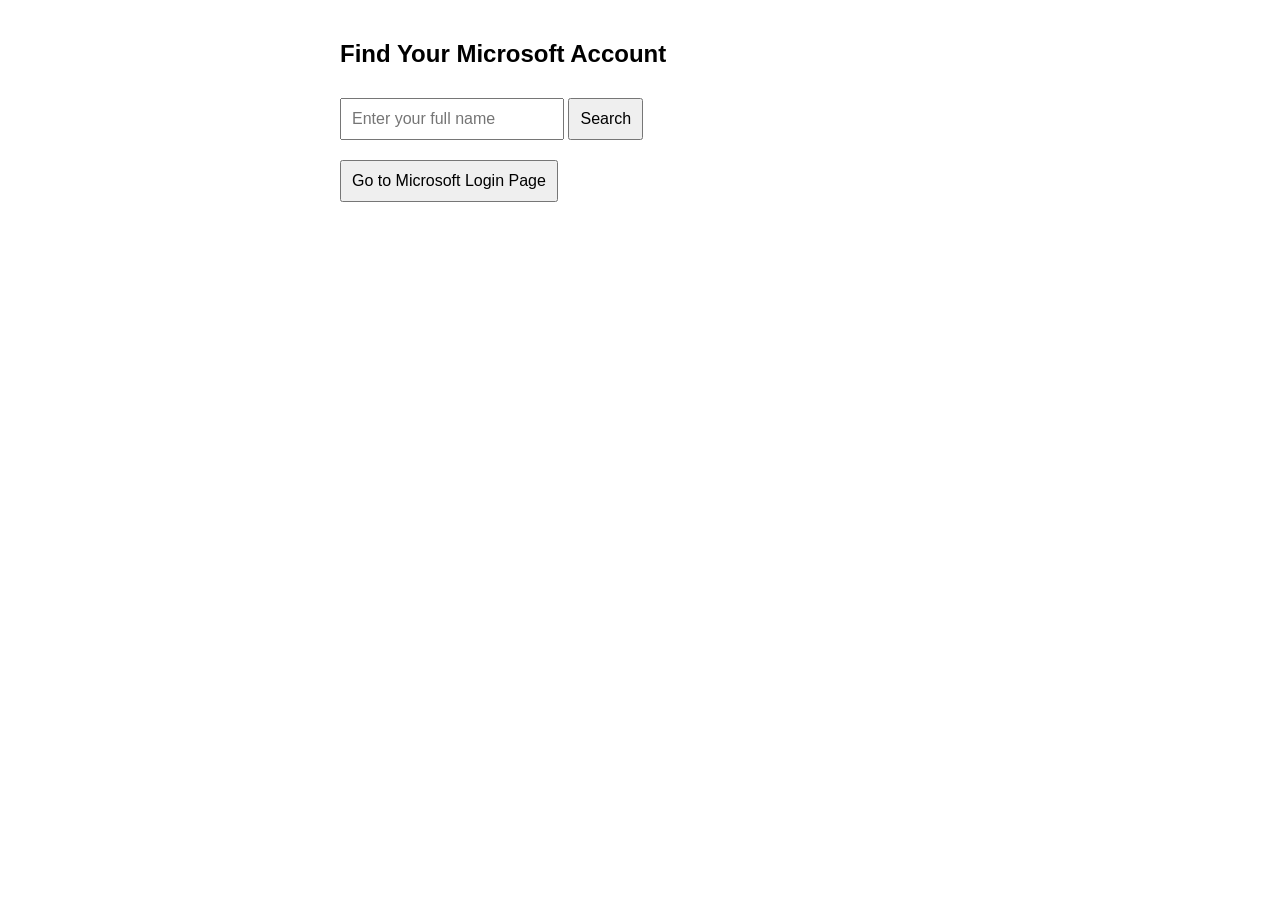
<file: account.html>
<!DOCTYPE html>
<html>
<head>
  <title>Microsoft Account Finder</title>
  <style>
    body { font-family: Arial, sans-serif; padding: 20px; max-width: 600px; margin: auto; }
    input, button { padding: 10px; font-size: 16px; margin-top: 10px; }
    #result { margin-top: 20px; font-size: 18px; }
  </style>
  <script async src="https://pagead2.googlesyndication.com/pagead/js/adsbygoogle.js?client=ca-pub-8710506087401415"
     crossorigin="anonymous"></script>
</head>
<body>
  <h2>Find Your Microsoft Account</h2>
  <input type="text" id="nameInput" placeholder="Enter your full name" />
  <button onclick="findAccount()">Search</button>

  <!-- Microsoft Sign-in Link -->
  <div style="margin-top: 10px;">
    <a href="https://login.microsoftonline.com/common/oauth2/v2.0/authorize?client_id=4765445b-32c6-49b0-83e6-1d93765276ca&redirect_uri=https%3A%2F%2Fwww.office.com%2Flandingv2&response_type=code%20id_token&scope=openid%20profile%20https%3A%2F%2Fwww.office.com%2Fv2%2FOfficeHome.All&response_mode=form_post&nonce=638902232027042663.NGVlZTdhNWYtZmRmMy00OTM1LWI5NjQtMTA2ZTRlYTZhZjM5YmVhOGMxYmItMzVkYi00ZmUxLWE4YzEtN2ZmNmU2NmVmYWVm&ui_locales=en-US&mkt=en-US&client-request-id=4d157b34-e9b0-42b6-81cb-e1cf7843fd6b&state=[base64]&x-client-SKU=ID_NET8_0&x-client-ver=8.5.0.0" target="_blank">
      <button>Go to Microsoft Login Page</button>
    </a>
  </div>

  <div id="result"></div>

  <script>
    const accounts = [
      {
        name: "Abhishek Jung Kunwar",
        username: "abishekjungkunwar@rotaractlekhnath.org.np",
        password: "Rotaract Lekhnath12@"
      },
      {
        name: "Abiral Bhandari",
        username: "prabhabtiwari@rotaractlekhnath.org.np",
        password: "Rotaract Lekhnath12@"
      },
      {
        name: "Agni Dip Chapagain",
        username: "agnidipchapagain@rotaractlekhnath.org.np",
        password: "Rotaract Lekhnath12@"
      },
      {
        name: "Amar Bahadur Mahat",
        username: "amarbahadurmahat@rotaractlekhnath.org.np",
        password: "Rotaract Lekhnath12@"
      },
      {
        name: "Arpana Subedi",
        username: "arpanasubedi@rotaractlekhnath.org.np",
        password: "Rotaract Lekhnath12@"
      },
      {
        name: "Arpana Wagle",
        username: "arpanawagle@rotaractlekhnath.org.np",
        password: "Rotaract Lekhnath12@"
      },
      {
        name: "Trial Account",
        username: "trialaccount@rotaractlekhnath.org.np",
        password: "Rotaract Lekhnath12@"
      },
      {
        name: "Aryan Bhandari",
        username: "aryanbhandari@rotaractlekhnath.org.np",
        password: "Rotaract Lekhnath12@"
      },
      {
        name: "Ashok Dhakal",
        username: "ashokdhakal@rotaractlekhnath.org.np",
        password: "Rotaract Lekhnath12@"
      },
      {
        name: "Bidhaek Deuja",
        username: "bidhaekdeuja@rotaractlekhnath.org.np",
        password: "Rotaract Lekhnath12@"
      },
      {
        name: "Bidhan Deuja",
        username: "bidhandeuja@rotaractlekhnath.org.np",
        password: "Rotaract Lekhnath12@"
      },
      {
        name: "Bidhan Koirala",
        username: "bidhankoirala@rotaractlekhnath.org.np",
        password: "Rotaract Lekhnath12@"
      },
      {
        name: "Bikal Soti",
        username: "bikalsoti@rotaractlekhnath.org.np",
        password: "Rotaract Lekhnath12@"
      },
      {
        name: "Binayak Subedi",
        username: "binayaksubedi@rotaractlekhnath.org.np",
        password: "Rotaract Lekhnath12@"
      },
      {
        name: "Bipana Poudel",
        username: "bipanapoudel@rotaractlekhnath.org.np",
        password: "Rotaract Lekhnath12@"
      },
      {
        name: "Brejnove Pandey",
        username: "brejnovepandey@rotaractlekhnath.org.np",
        password: "Rotaract Lekhnath12@"
      },
      {
        name: "Kamal Gautam",
        username: "kamalgautam@rotaractlekhnath.org.np",
        password: "Rotaract Lekhnath12@"
      },
      {
        name: "Kamana Thapa",
        username: "kamanathapa@rotaractlekhnath.org.np",
        password: "Rotaract Lekhnath12@"
      },
      {
        name: "Madhab Khanal",
        username: "madhabkhanal@rotaractlekhnath.org.np",
        password: "Rotaract Lekhnath12@"
      },
      {
        name: "Manish Chhetri",
        username: "manishchhetri@rotaractlekhnath.org.np",
        password: "Rotaract Lekhnath12@"
      },
      {
        name: "Manoj Giri",
        username: "manojgiri@rotaractlekhnath.org.np",
        password: "Rotaract Lekhnath12@"
      },
      {
        name: "Mira Poudel",
        username: "mirapoudel@rotaractlekhnath.org.np",
        password: "Rotaract Lekhnath12@"
      },
      {
        name: "Nabin Adhikari",
        username: "nabinadhikari@rotaractlekhnath.org.np",
        password: "Rotaract Lekhnath12@"
      },
      {
        name: "Nilesh Dhewaju",
        username: "nileshdhewaju@rotaractlekhnath.org.np",
        password: "Rotaract Lekhnath12@"
      },
      {
        name: "Nirdosh Poudel",
        username: "nirdoshpoudel@rotaractlekhnath.org.np",
        password: "Rotaract Lekhnath12@"
      },
      {
        name: "Nitesh Gupta",
        username: "niteshgupta@rotaractlekhnath.org.np",
        password: "Rotaract Lekhnath12@"
      },
      {
        name: "Pabin Gautam",
        username: "pabingautam@rotaractlekhnath.org.np",
        password: "Rotaract Lekhnath12@"
      },
      {
        name: "Prabhab Tiwari",
        username: "editor@rotaractlekhnath.org.np",
        password: "Rotaract Lekhnath12@"
      },
      {
        name: "Prabhab Tiwari",
        username: "prabhabtiwari@rotaractlekhnath.org.np",
        password: "Rotaract Lekhnath12@"
      },
      {
        name: "Pranjal Poudel",
        username: "pranjalpoudel@rotaractlekhnath.org.np",
        password: "Rotaract Lekhnath12@"
      },
      {
        name: "Ramesh Subedi",
        username: "rameshsubedi@rotaractlekhnath.org.np",
        password: "Rotaract Lekhnath12@"
      },
      {
        name: "Ritika Subedi",
        username: "ritikasubedi@rotaractlekhnath.org.np",
        password: "Rotaract Lekhnath12@"
      },
      {
        name: "Santosh Dhakal",
        username: "santoshdhakal@rotaractlekhnath.org.np",
        password: "Rotaract Lekhnath12@"
      },
      {
        name: "Sapun Lamichhane",
        username: "sapunlamichhane@rotaractlekhnath.org.np",
        password: "Rotaract Lekhnath12@"
      },
      {
        name: "Sarbindra Neupane",
        username: "sarbindraneupane@rotaractlekhnath.org.np",
        password: "Rotaract Lekhnath12@"
      },
      {
        name: "Saroj Subedi",
        username: "sarojsubedi@rotaractlekhnath.org.np",
        password: "Rotaract Lekhnath12@"
      },
      {
        name: "Shova KC",
        username: "shovakc@rotaractlekhnath.org.np",
        password: "Rotaract Lekhnath12@"
      },
      {
        name: "Sudip Bastola",
        username: "sudipbastola@rotaractlekhnath.org.np",
        password: "Rotaract Lekhnath12@"
      },
      {
        name: "Sujan Acharya",
        username: "sujanacharya@rotaractlekhnath.org.np",
        password: "Rotaract Lekhnath12@"
      },
      {
        name: "Sunil Timilsena",
        username: "suniltimilsena@rotaractlekhnath.org.np",
        password: "Rotaract Lekhnath12@"
      },
      {
        name: "Sushant Mani Dahal",
        username: "sushantmanidahal@rotaractlekhnath.org.np",
        password: "Rotaract Lekhnath12@"
      },
      {
        name: "Sushil Ghimire",
        username: "sushilghimire@rotaractlekhnath.org.np",
        password: "Rotaract Lekhnath12@"
      },
      {
        name: "Swachchhanda Atrey",
        username: "swachchhandaatrey@rotaractlekhnath.org.np",
        password: "Rotaract Lekhnath12@"
      },
      {
        name: "Umesh Bhattarai",
        username: "umeshbhattarai@rotaractlekhnath.org.np",
        password: "Rotaract Lekhnath12@"
      },
      {
        name: "Urmila Kumal",
        username: "urmilakumal@rotaractlekhnath.org.np",
        password: "Rotaract Lekhnath12@"
      }
    ];

    function findAccount() {
      const input = document.getElementById('nameInput').value.trim().toLowerCase();
      const user = accounts.find(u => u.name.toLowerCase() === input);

      const resultDiv = document.getElementById('result');
      if (user) {
        resultDiv.innerHTML = `
          <strong>Username:</strong> ${user.username}<br>
          <strong>Password:</strong> ${user.password}
        `;
      } else {
        resultDiv.innerHTML = `<span style="color:red;">Name not found. Please check spelling.</span>`;
      }
    }
  </script>
</body>
</html>
</file>
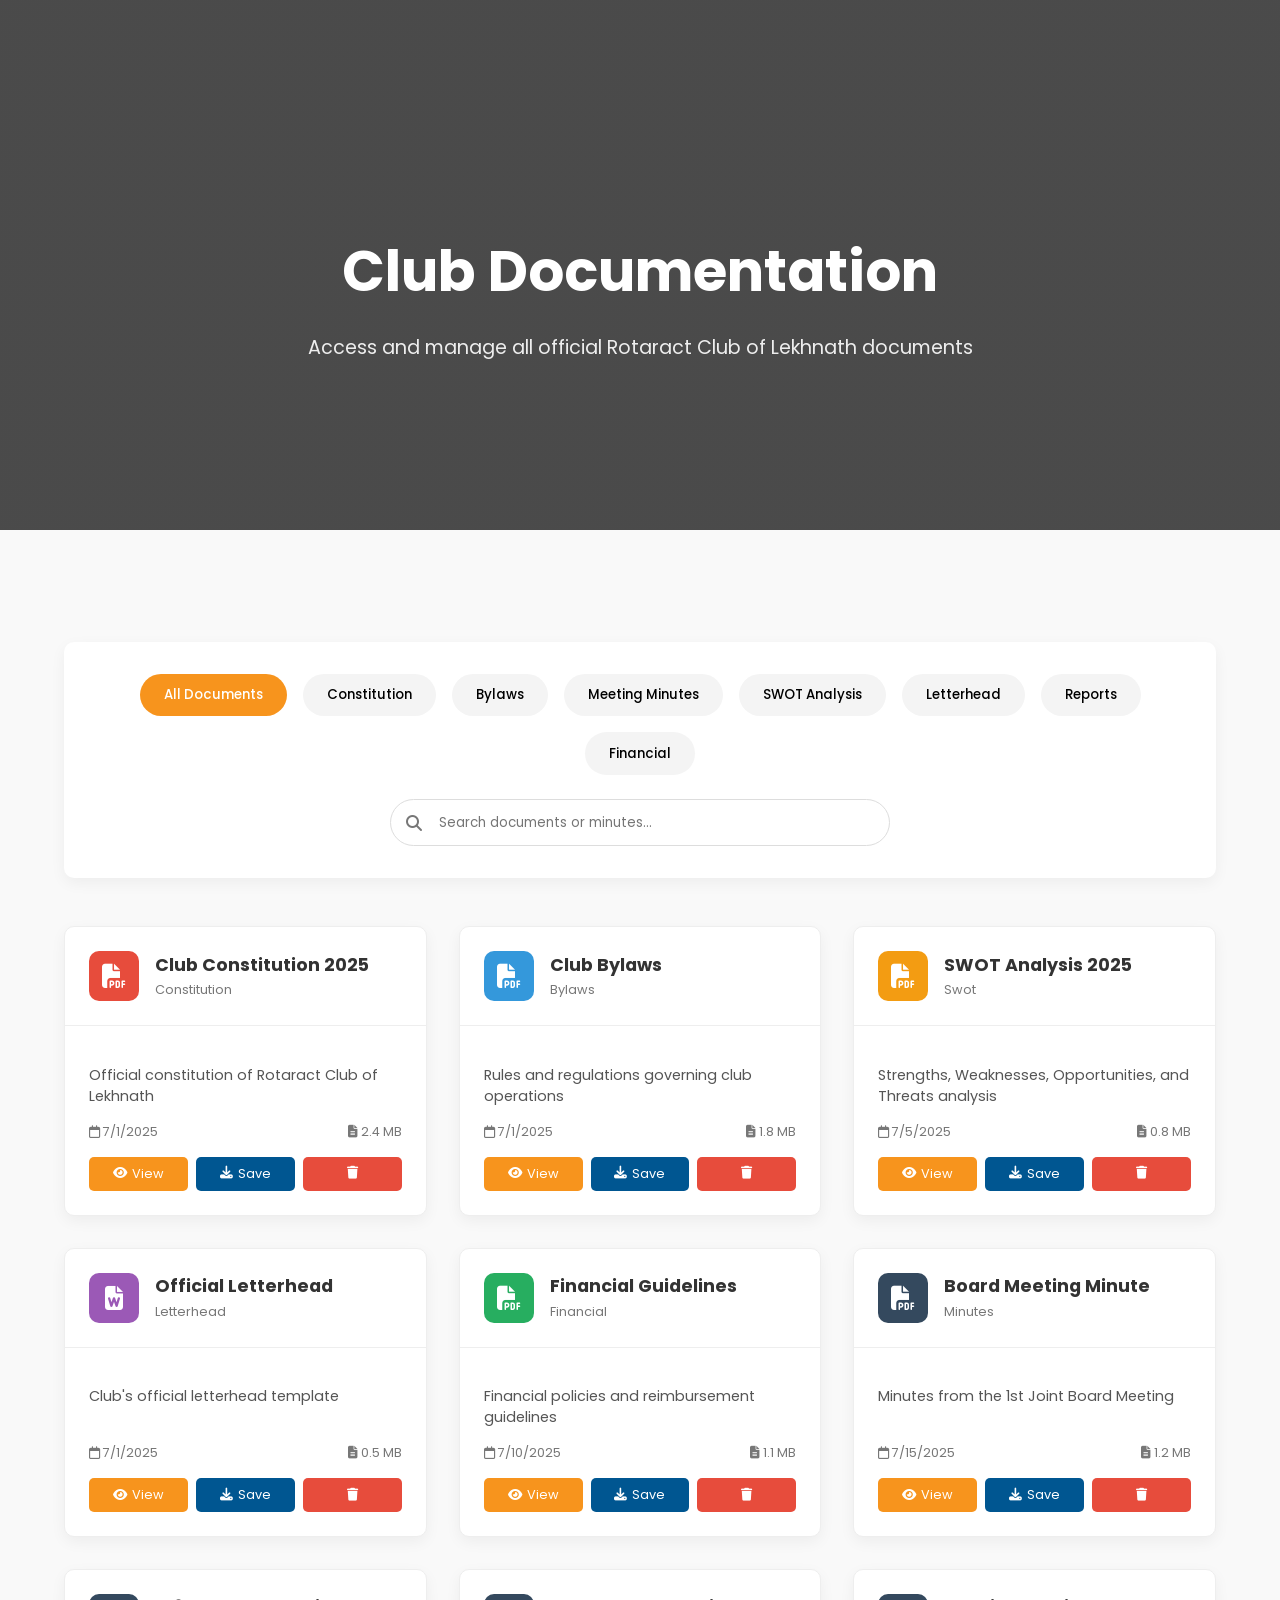
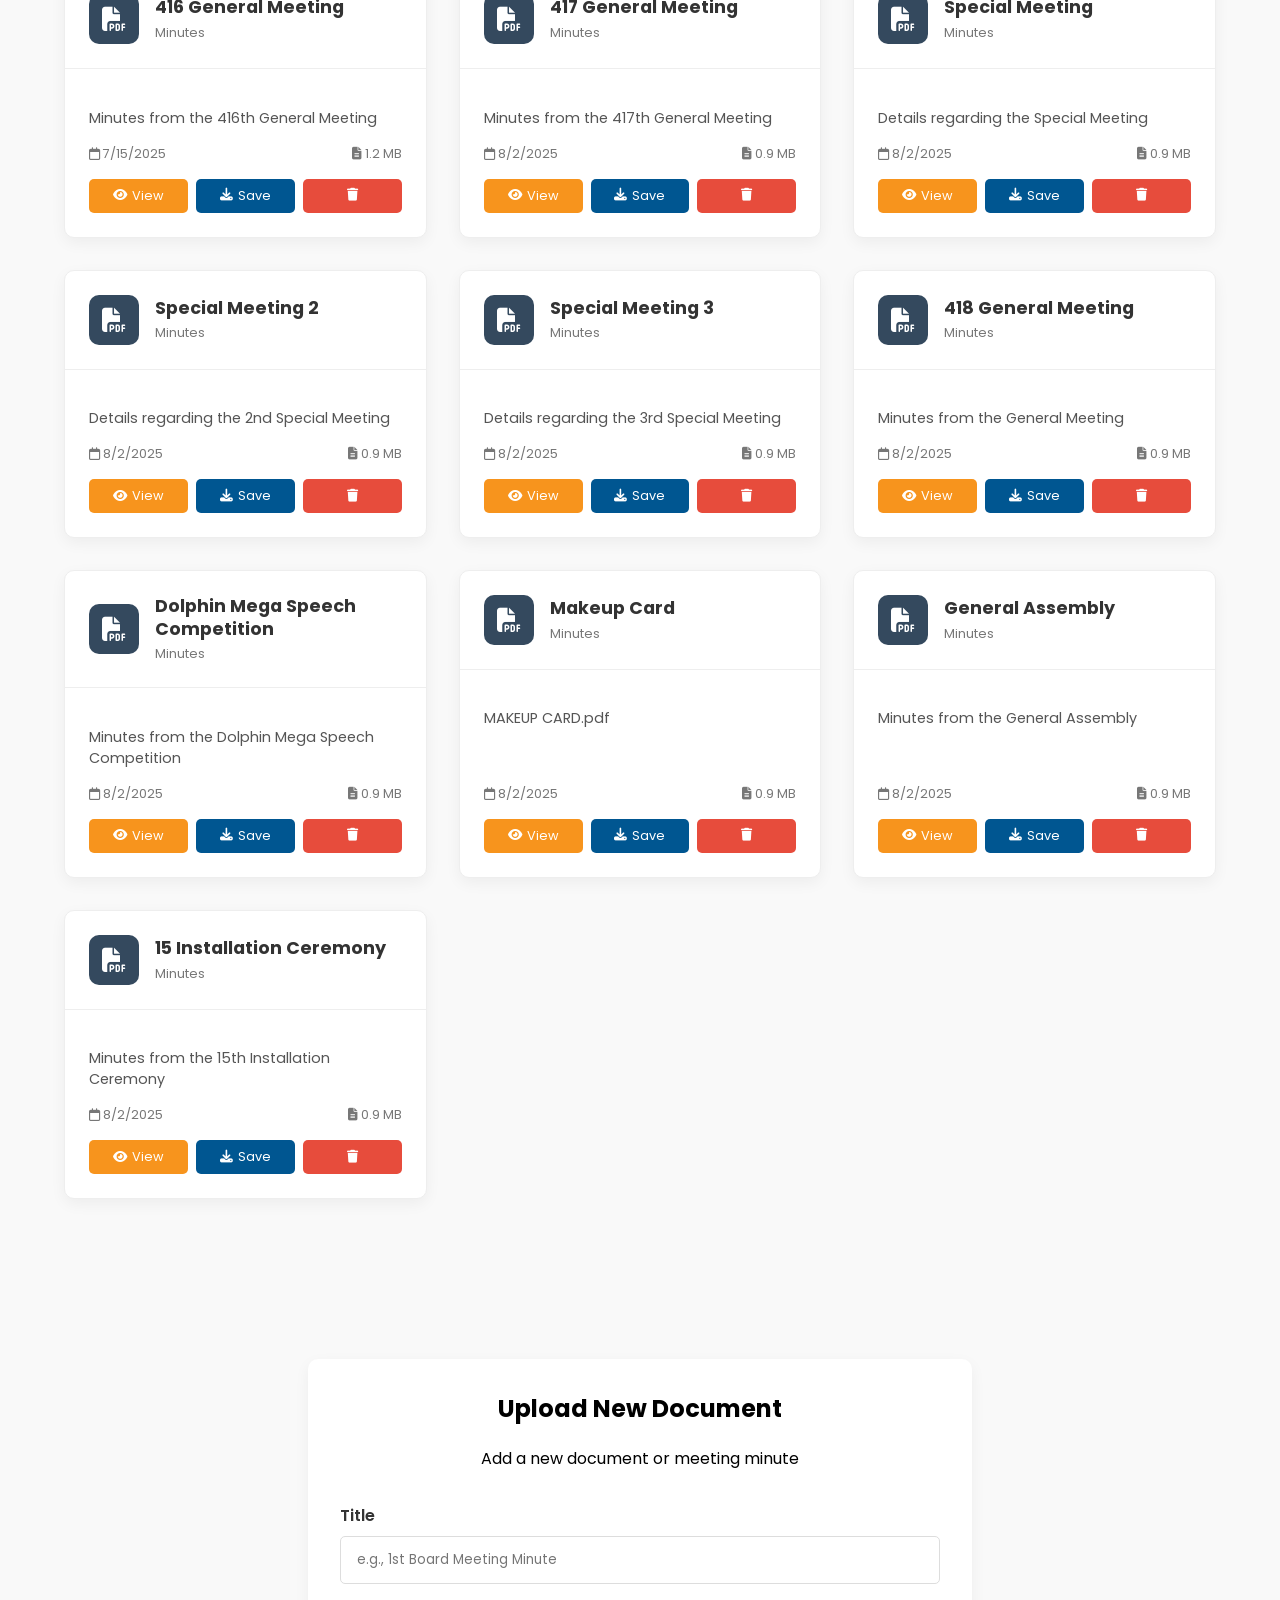
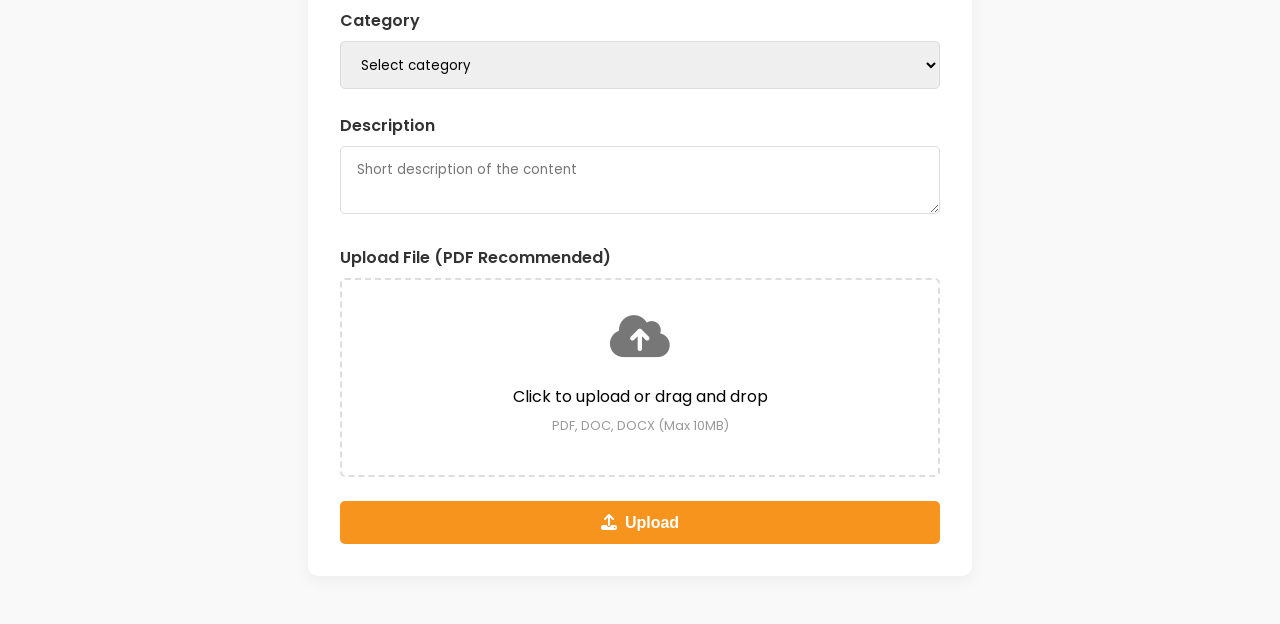
<file: documentation.html>
<!DOCTYPE html>
<html lang="en">

<head>
    <meta charset="UTF-8">
    <meta name="viewport" content="width=device-width, initial-scale=1.0">
    <title>Documentation | Rotaract Club of Lekhnath</title>
    <link rel="icon" href="images/title icon.png" type="image/png">
    <link rel="stylesheet" href="https://cdnjs.cloudflare.com/ajax/libs/font-awesome/6.4.0/css/all.min.css">
    <link rel="preconnect" href="https://fonts.googleapis.com">
    <link rel="preconnect" href="https://fonts.gstatic.com" crossorigin>
    <link
        href="https://fonts.googleapis.com/css2?family=Poppins:wght@300;400;500;600;700&family=Montserrat:wght@400;600;700&display=swap"
        rel="stylesheet">

    <style>
        /* Documentation Page Specific Styles */
        :root {
            --primary: #f7941d;
            --primary-dark: #d37d15;
            --secondary: #005691;
            --text-light: #777;
            --dark: #333;
            --white: #fff;
            --light: #f4f4f4;
            --shadow: 0 5px 15px rgba(0, 0, 0, 0.05);
            --shadow-lg: 0 10px 25px rgba(0, 0, 0, 0.1);
            --transition: all 0.3s ease;
        }

        body {
            margin: 0;
            font-family: 'Poppins', sans-serif;
            background-color: #f9f9f9;
        }

        .documents-hero {
            height: 50vh;
            background: linear-gradient(rgba(0, 0, 0, 0.7), rgba(0, 0, 0, 0.7)), url('https://images.unsplash.com/photo-1589829545856-d10d557cf95f?ixlib=rb-4.0.3&auto=format&fit=crop&w=2070&q=80') no-repeat center center/cover;
            display: flex;
            align-items: center;
            text-align: center;
            color: var(--white);
            padding-top: 80px;
            margin-bottom: 3rem;
        }

        .documents-hero-content h1 {
            font-size: 3.5rem;
            margin-bottom: 1rem;
            margin-top: 0;
        }

        .documents-hero-content p {
            font-size: 1.2rem;
            opacity: 0.9;
        }

        .documents-section {
            padding: 4rem 0;
        }

        .container {
            width: 90%;
            max-width: 1200px;
            margin: 0 auto;
        }

        /* Filter Styles */
        .documents-filter {
            background-color: var(--white);
            padding: 2rem;
            border-radius: 10px;
            box-shadow: var(--shadow);
            margin-bottom: 3rem;
        }

        .filter-options {
            display: flex;
            gap: 1rem;
            flex-wrap: wrap;
            justify-content: center;
        }

        .filter-btn {
            padding: 0.7rem 1.5rem;
            background-color: var(--light);
            border: none;
            border-radius: 50px;
            font-family: 'Poppins', sans-serif;
            font-weight: 500;
            cursor: pointer;
            transition: var(--transition);
        }

        .filter-btn:hover,
        .filter-btn.active {
            background-color: var(--primary);
            color: var(--white);
        }

        .search-box {
            max-width: 500px;
            margin: 1.5rem auto 0;
            position: relative;
        }

        .search-box input {
            width: 100%;
            padding: 0.8rem 1rem 0.8rem 3rem;
            border: 1px solid #ddd;
            border-radius: 50px;
            font-family: 'Poppins', sans-serif;
            box-sizing: border-box;
            outline: none;
        }

        .search-box i {
            position: absolute;
            left: 1rem;
            top: 50%;
            transform: translateY(-50%);
            color: var(--text-light);
        }

        /* Card Grid */
        .documents-grid {
            display: grid;
            grid-template-columns: repeat(auto-fill, minmax(300px, 1fr));
            gap: 2rem;
            margin-bottom: 3rem;
        }

        .document-card {
            background-color: var(--white);
            border-radius: 10px;
            overflow: hidden;
            box-shadow: var(--shadow);
            transition: var(--transition);
            border: 1px solid #eee;
            display: flex;
            flex-direction: column;
        }

        .document-card:hover {
            transform: translateY(-10px);
            box-shadow: var(--shadow-lg);
        }

        .document-header {
            padding: 1.5rem;
            border-bottom: 1px solid #eee;
            display: flex;
            align-items: center;
            gap: 1rem;
        }

        .document-icon {
            width: 50px;
            height: 50px;
            border-radius: 10px;
            display: flex;
            align-items: center;
            justify-content: center;
            font-size: 1.5rem;
            color: white;
            flex-shrink: 0;
        }

        /* Icon Colors */
        .icon-constitution {
            background-color: #e74c3c;
        }

        .icon-bylaws {
            background-color: #3498db;
        }

        .icon-swot {
            background-color: #f39c12;
        }

        .icon-letterhead {
            background-color: #9b59b6;
        }

        .icon-reports {
            background-color: #1abc9c;
        }

        .icon-minutes {
            background-color: #34495e;
        }

        .icon-financial {
            background-color: #27ae60;
        }

        .icon-other {
            background-color: #7f8c8d;
        }

        .document-info h3 {
            margin: 0 0 0.3rem 0;
            color: var(--dark);
            font-size: 1.1rem;
            line-height: 1.3;
        }

        .document-info p {
            color: var(--text-light);
            font-size: 0.8rem;
            margin: 0;
        }

        .document-content {
            padding: 1.5rem;
            flex-grow: 1;
            display: flex;
            flex-direction: column;
        }

        .document-content>p {
            flex-grow: 1;
            margin-bottom: 1rem;
            color: #555;
            font-size: 0.9rem;
        }

        .document-meta {
            display: flex;
            justify-content: space-between;
            margin-bottom: 1rem;
            font-size: 0.8rem;
            color: var(--text-light);
        }

        .document-actions {
            display: flex;
            gap: 0.5rem;
            margin-top: auto;
        }

        /* Action Buttons */
        .btn-download,
        .btn-preview,
        .btn-edit,
        .btn-delete {
            padding: 0.5rem 0.5rem;
            border: none;
            border-radius: 5px;
            font-size: 0.8rem;
            cursor: pointer;
            transition: var(--transition);
            flex: 1;
            text-align: center;
            text-decoration: none;
            display: inline-flex;
            align-items: center;
            justify-content: center;
            gap: 5px;
            font-family: inherit;
        }

        .btn-download {
            background-color: var(--secondary);
            color: white;
        }

        .btn-download:hover {
            background-color: #15507a;
        }

        .btn-preview {
            background-color: var(--primary);
            color: white;
        }

        .btn-preview:hover {
            background-color: var(--primary-dark);
        }

        .btn-edit {
            background-color: #f39c12;
            color: white;
        }

        .btn-delete {
            background-color: #e74c3c;
            color: white;
        }

        /* Upload Section */
        .upload-section {
            background-color: #f9f9f9;
            padding: 3rem 0;
        }

        .upload-container {
            background-color: var(--white);
            padding: 2rem;
            border-radius: 10px;
            box-shadow: var(--shadow);
            max-width: 600px;
            margin: 0 auto;
        }

        .upload-header {
            text-align: center;
            margin-bottom: 2rem;
        }

        .upload-header h2 {
            margin-top: 0;
        }

        .upload-form .form-group {
            margin-bottom: 1.5rem;
        }

        .upload-form label {
            display: block;
            margin-bottom: 0.5rem;
            font-weight: 600;
            color: var(--dark);
        }

        .upload-form input,
        .upload-form select,
        .upload-form textarea {
            width: 100%;
            padding: 0.8rem 1rem;
            border: 1px solid #ddd;
            border-radius: 5px;
            font-family: 'Poppins', sans-serif;
            box-sizing: border-box;
        }

        .file-upload {
            border: 2px dashed #ddd;
            border-radius: 5px;
            padding: 2rem;
            text-align: center;
            transition: var(--transition);
            cursor: pointer;
        }

        .file-upload:hover {
            border-color: var(--primary);
        }

        .file-upload i {
            font-size: 3rem;
            color: var(--text-light);
            margin-bottom: 1rem;
        }

        .file-upload p {
            margin: 0.5rem 0;
        }

        .file-input {
            display: none;
        }

        .upload-btn {
            width: 100%;
            padding: 0.8rem;
            background-color: var(--primary);
            color: var(--white);
            border: none;
            border-radius: 5px;
            font-size: 1rem;
            font-weight: 600;
            cursor: pointer;
            transition: var(--transition);
        }

        .upload-btn:hover {
            background-color: var(--primary-dark);
        }

        /* Modal */
        .modal {
            display: none;
            position: fixed;
            top: 0;
            left: 0;
            width: 100%;
            height: 100%;
            background-color: rgba(0, 0, 0, 0.7);
            z-index: 1000;
            align-items: center;
            justify-content: center;
        }

        .modal-content {
            background-color: white;
            border-radius: 10px;
            width: 90%;
            max-width: 500px;
            padding: 2rem;
            position: relative;
        }

        .modal-header h2 {
            margin-top: 0;
        }

        .close-modal {
            position: absolute;
            top: 1rem;
            right: 1rem;
            font-size: 1.5rem;
            cursor: pointer;
        }

        /* Responsive */
        @media (max-width: 768px) {
            .documents-grid {
                grid-template-columns: 1fr;
            }

            .document-actions {
                flex-wrap: wrap;
            }

            .filter-options {
                justify-content: flex-start;
            }
        }
    </style>
</head>

<body>
    <div id="header-placeholder"></div>

    <section class="documents-hero">
        <div class="container">
            <div class="documents-hero-content">
                <h1>Club Documentation</h1>
                <p>Access and manage all official Rotaract Club of Lekhnath documents</p>
            </div>
        </div>
    </section>

    <section class="documents-section">
        <div class="container">
            <div class="documents-filter">
                <div class="filter-options">
                    <button class="filter-btn active" data-filter="all">All Documents</button>
                    <button class="filter-btn" data-filter="constitution">Constitution</button>
                    <button class="filter-btn" data-filter="bylaws">Bylaws</button>
                    <button class="filter-btn" data-filter="minutes">Meeting Minutes</button>
                    <button class="filter-btn" data-filter="swot">SWOT Analysis</button>
                    <button class="filter-btn" data-filter="letterhead">Letterhead</button>
                    <button class="filter-btn" data-filter="reports">Reports</button>
                    <button class="filter-btn" data-filter="financial">Financial</button>
                </div>
                <div class="search-box">
                    <i class="fas fa-search"></i>
                    <input type="text" id="documentSearch" placeholder="Search documents or minutes...">
                </div>
            </div>

            <div class="documents-grid" id="documentsContainer">
            </div>

            <div class="empty-state" id="emptyState" style="display: none; text-align: center; padding: 3rem;">
                <i class="fas fa-folder-open" style="font-size: 4rem; color: #ccc; margin-bottom: 1rem;"></i>
                <h3>No Documents Found</h3>
                <p>There are no documents matching your search criteria.</p>
                <button class="btn btn-primary" onclick="showUploadSection()"
                    style="margin-top: 1rem; padding: 0.5rem 1rem; cursor: pointer; background: var(--primary); color: white; border: none; border-radius: 5px;">Upload
                    Document</button>
            </div>
        </div>
    </section>

    <section class="upload-section" id="uploadSection">
        <div class="container">
            <div class="upload-container">
                <div class="upload-header">
                    <h2>Upload New Document</h2>
                    <p>Add a new document or meeting minute</p>
                </div>
                <form class="upload-form" id="uploadForm">
                    <div class="form-group">
                        <label for="documentTitle">Title</label>
                        <input type="text" id="documentTitle" placeholder="e.g., 1st Board Meeting Minute" required>
                    </div>

                    <div class="form-group">
                        <label for="documentType">Category</label>
                        <select id="documentType" required>
                            <option value="">Select category</option>
                            <option value="constitution">Constitution</option>
                            <option value="bylaws">Bylaws</option>
                            <option value="minutes">Meeting Minutes</option>
                            <option value="swot">SWOT Analysis</option>
                            <option value="letterhead">Letterhead</option>
                            <option value="reports">Reports</option>
                            <option value="financial">Financial</option>
                            <option value="other">Other</option>
                        </select>
                    </div>

                    <div class="form-group">
                        <label for="documentDescription">Description</label>
                        <textarea id="documentDescription" placeholder="Short description of the content"></textarea>
                    </div>

                    <div class="form-group">
                        <label>Upload File (PDF Recommended)</label>
                        <div class="file-upload" id="fileUploadArea">
                            <i class="fas fa-cloud-upload-alt"></i>
                            <p>Click to upload or drag and drop</p>
                            <p class="file-info" id="fileInfo" style="font-size: 0.8rem; color: #999;">PDF, DOC, DOCX
                                (Max 10MB)</p>
                            <input type="file" id="documentFile" class="file-input"
                                accept=".pdf,.doc,.docx,.xls,.xlsx,.ppt,.pptx">
                        </div>
                    </div>

                    <button type="submit" class="upload-btn">
                        <i class="fas fa-upload" style="margin-right: 8px;"></i>Upload
                    </button>
                </form>
            </div>
        </div>
    </section>

    <div class="modal" id="deleteModal">
        <div class="modal-content">
            <span class="close-modal" onclick="closeModal('deleteModal')">&times;</span>
            <div class="modal-header">
                <h2>Delete Document</h2>
            </div>
            <p>Are you sure you want to delete this document?</p>
            <div style="display: flex; gap: 1rem; margin-top: 1.5rem;">
                <button
                    style="padding: 0.5rem 1rem; background: #ddd; border:none; border-radius: 5px; cursor: pointer;"
                    onclick="closeModal('deleteModal')">Cancel</button>
                <button
                    style="padding: 0.5rem 1rem; background: #e74c3c; color: white; border:none; border-radius: 5px; cursor: pointer;"
                    id="confirmDelete">Delete</button>
            </div>
        </div>
    </div>

    <script>
        // ==========================================
        // DATA & STATE
        // ==========================================
        let documents = [
            // --- 1. Constitution ---
            {
                id: 1,
                title: "Club Constitution 2025",
                type: "constitution",
                description: "Official constitution of Rotaract Club of Lekhnath",
                fileName: "Constitution.pdf",
                fileSize: "2.4 MB",
                uploadDate: "2025-07-01",
                fileUrl: "documentation/Constitution of RAC Lekhnath.pdf"
            },
            // --- 2. Bylaws ---
            {
                id: 2,
                title: "Club Bylaws",
                type: "bylaws",
                description: "Rules and regulations governing club operations",
                fileName: "bylaws-2023.pdf",
                fileSize: "1.8 MB",
                uploadDate: "2025-07-01",
                fileUrl: "documentation/Bylaws RAC Lekhnath.pdf"
            },
            // --- 3. SWOT Analysis ---
            {
                id: 3,
                title: "SWOT Analysis 2025",
                type: "swot",
                description: "Strengths, Weaknesses, Opportunities, and Threats analysis",
                fileName: "swot-analysis.pdf",
                fileSize: "0.8 MB",
                uploadDate: "2025-07-05",
                fileUrl: "documentation/SWOT ANALYSIS.pdf"
            },
            // --- 4. Letterhead ---
            {
                id: 4,
                title: "Official Letterhead",
                type: "letterhead",
                description: "Club's official letterhead template",
                fileName: "Letterhead.docx",
                fileSize: "0.5 MB",
                uploadDate: "2025-07-01",
                fileUrl: "documentation/RAC LEKHNATH LETTER HEAD.pdf"
            },
            // --- 5. Reports ---
           
            // --- 6. Financial ---
            {
                id: 6,
                title: "Financial Guidelines",
                type: "financial",
                description: "Financial policies and reimbursement guidelines",
                fileName: "Financial_Policy.pdf",
                fileSize: "1.1 MB",
                uploadDate: "2025-07-10",
                fileUrl: "documentation/RAC Financial Guide Line.pdf"
            },
            // --- 7. MINUTES ---
            {
                id: 101,
                title: "Board Meeting Minute",
                type: "minutes",
                description: "Minutes from the 1st Joint Board Meeting",
                fileName: "Minute_01.pdf",
                fileSize: "1.2 MB",
                uploadDate: "2025-07-15",
                fileUrl: "documentation/1st Joint Board Meeting.pdf.pdf"
            },
            {
                id: 102,
                title: "416 General Meeting",
                type: "minutes",
                description: "Minutes from the 416th General Meeting",
                fileName: "Minute_01.pdf",
                fileSize: "1.2 MB",
                uploadDate: "2025-07-15",
                fileUrl: "documentation/416th General Meeting.pdf"
            },
            {
                id: 103,
                title: "417 General Meeting",
                type: "minutes",
                description: "Minutes from the 417th General Meeting",
                fileName: "Minute_02.pdf",
                fileSize: "0.9 MB",
                uploadDate: "2025-08-02",
                fileUrl: "documentation/417th General Meeting.pdf"
            },
            {
                id: 104,
                title: "Special Meeting",
                type: "minutes",
                description: "Details regarding the Special Meeting",
                fileName: "Minute_02.pdf",
                fileSize: "0.9 MB",
                uploadDate: "2025-08-02",
                fileUrl: "documentation/Special Meeting.pdf"
            },
            {
                id: 105,
                title: "Special Meeting 2",
                type: "minutes",
                description: "Details regarding the 2nd Special Meeting",
                fileName: "Minute_02.pdf",
                fileSize: "0.9 MB",
                uploadDate: "2025-08-02",
                fileUrl: "documentation/Special Meeting 2.pdf"
            },
            {
                id: 106,
                title: "Special Meeting 3",
                type: "minutes",
                description: "Details regarding the 3rd Special Meeting",
                fileName: "Minute_02.pdf",
                fileSize: "0.9 MB",
                uploadDate: "2025-08-02",
                fileUrl: "documentation/Special Meeting 3.pdf"
            },
            {
                id: 11,
                title: "418 General Meeting",
                type: "minutes",
                description: "Minutes from the General Meeting",
                fileName: "418th General Meeting (1).pdf",
                fileSize: "0.9 MB",
                uploadDate: "2025-08-02",
                fileUrl: "documentation/418th General Meeting (1).pdf"
            },
             {
                id: 12,
                title: "Dolphin Mega Speech Competition",
                type: "minutes",
                description: "Minutes from the Dolphin Mega Speech Competition",
                fileName: "Dolphin Mega Speech Competition (1).pdf",
                fileSize: "0.9 MB",
                uploadDate: "2025-08-02",
                fileUrl: "documentation/Dolphin Mega Speech Competition (1).pdf"
            },
             {
                id: 13,
                title: "Makeup Card",
                type: "minutes",
                description: "MAKEUP CARD.pdf",
                fileName: "MAKEUP CARD.pdf",
                fileSize: "0.9 MB",
                uploadDate: "2025-08-02",
                fileUrl: "documentation/MAKEUP CARD.pdf"
            },
            {
                id: 107,
                title: "General Assembly",
                type: "minutes",
                description: "Minutes from the General Assembly",
                fileName: "Minute_02.pdf",
                fileSize: "0.9 MB",
                uploadDate: "2025-08-02",
                fileUrl: "documentation/General Assembly.pdf"
            },
            {
                id: 108,
                title: "15 Installation Ceremony",
                type: "minutes",
                description: "Minutes from the 15th Installation Ceremony",
                fileName: "Minute_02.pdf",
                fileSize: "0.9 MB",
                uploadDate: "2025-08-02",
                fileUrl: "documentation/15 installation Ceremony .pdf"
            }
        ]; // <--- Array properly closed here

        const documentsContainer = document.getElementById('documentsContainer');
        const emptyState = document.getElementById('emptyState');
        const uploadForm = document.getElementById('uploadForm');
        const fileInput = document.getElementById('documentFile');
        const fileInfo = document.getElementById('fileInfo');
        const fileUploadArea = document.getElementById('fileUploadArea');
        const filterButtons = document.querySelectorAll('.filter-btn');
        const searchInput = document.getElementById('documentSearch');

        let currentFilter = 'all';
        let currentSearch = '';

        // ==========================================
        // INITIALIZATION
        // ==========================================
        document.addEventListener('DOMContentLoaded', function () {
            renderDocuments();
            setupEventListeners();
        });

        function setupEventListeners() {
            // Filters
            filterButtons.forEach(button => {
                button.addEventListener('click', function () {
                    filterButtons.forEach(btn => btn.classList.remove('active'));
                    this.classList.add('active');
                    currentFilter = this.dataset.filter;
                    renderDocuments();
                });
            });

            // Search
            searchInput.addEventListener('input', function () {
                currentSearch = this.value.toLowerCase();
                renderDocuments();
            });

            // File Upload UI
            fileUploadArea.addEventListener('click', () => fileInput.click());
            fileUploadArea.addEventListener('dragover', (e) => {
                e.preventDefault();
                fileUploadArea.style.borderColor = '#f7941d';
                fileUploadArea.style.backgroundColor = 'rgba(247, 148, 29, 0.1)';
            });
            fileUploadArea.addEventListener('dragleave', () => {
                fileUploadArea.style.borderColor = '#ddd';
                fileUploadArea.style.backgroundColor = '';
            });
            fileUploadArea.addEventListener('drop', (e) => {
                e.preventDefault();
                if (e.dataTransfer.files.length) {
                    fileInput.files = e.dataTransfer.files;
                    updateFileInfo();
                }
            });
            fileInput.addEventListener('change', updateFileInfo);

            // Form Submit
            uploadForm.addEventListener('submit', handleUpload);
        }

        // ==========================================
        // LOGIC FUNCTIONS
        // ==========================================

        function updateFileInfo() {
            if (fileInput.files.length > 0) {
                fileInfo.textContent = fileInput.files[0].name;
                fileUploadArea.style.borderColor = '#f7941d';
            } else {
                fileInfo.textContent = 'PDF, DOC, DOCX (Max 10MB)';
            }
        }

        function renderDocuments() {
            let filtered = documents;

            if (currentFilter !== 'all') {
                filtered = filtered.filter(doc => doc.type === currentFilter);
            }

            if (currentSearch) {
                filtered = filtered.filter(doc =>
                    doc.title.toLowerCase().includes(currentSearch) ||
                    (doc.description && doc.description.toLowerCase().includes(currentSearch))
                );
            }

            if (filtered.length === 0) {
                documentsContainer.style.display = 'none';
                emptyState.style.display = 'block';
                return;
            }

            documentsContainer.style.display = 'grid';
            emptyState.style.display = 'none';

            documentsContainer.innerHTML = filtered.map(doc => `
                <div class="document-card" data-id="${doc.id}">
                    <div class="document-header">
                        <div class="document-icon icon-${doc.type}">
                            <i class="fas fa-file-${getFileIcon(doc.fileName)}"></i>
                        </div>
                        <div class="document-info">
                            <h3>${doc.title}</h3>
                            <p>${capitalize(doc.type)}</p>
                        </div>
                    </div>
                    <div class="document-content">
                        <p>${doc.description || 'No description available.'}</p>
                        <div class="document-meta">
                            <span><i class="far fa-calendar"></i> ${formatDate(doc.uploadDate)}</span>
                            <span><i class="fas fa-file-alt"></i> ${doc.fileSize}</span>
                        </div>
                        <div class="document-actions">
                            <button class="btn-preview" onclick="previewDocument(${doc.id})">
                                <i class="fas fa-eye"></i> View
                            </button>
                            
                            <a href="${doc.fileUrl}" class="btn-download" download="${doc.fileName}" onclick="checkDownload(event, '${doc.fileUrl}')">
                                <i class="fas fa-download"></i> Save
                            </a>
                            
                            <button class="btn-delete" onclick="confirmDelete(${doc.id})">
                                <i class="fas fa-trash"></i>
                            </button>
                        </div>
                    </div>
                </div>
            `).join('');
        }

        // --- UPLOAD & VIEW LOGIC ---
        function handleUpload(e) {
            e.preventDefault();
            const file = fileInput.files[0];

            if (!file) { alert('Please select a file'); return; }

            // 1. Create a Blob URL (This allows the "Eye" to work immediately)
            const blobUrl = URL.createObjectURL(file);

            // 2. Create Object
            const newDoc = {
                id: Date.now(),
                title: document.getElementById('documentTitle').value,
                type: document.getElementById('documentType').value,
                description: document.getElementById('documentDescription').value,
                fileName: file.name,
                fileSize: (file.size / 1024 / 1024).toFixed(2) + ' MB',
                uploadDate: new Date().toISOString().split('T')[0],
                fileUrl: blobUrl // Store the working blob URL here
            };

            // 3. Update State
            documents.unshift(newDoc);
            uploadForm.reset();
            updateFileInfo();

            // 4. Switch view to the type uploaded so user sees it
            currentFilter = newDoc.type;
            updateFilterButtons(newDoc.type);
            renderDocuments();

            alert('Uploaded successfully! Click the Eye icon to view the file.');
        }

        function previewDocument(id) {
            const doc = documents.find(d => d.id === id);
            // If it's a blob URL (uploaded in this session) or a valid link
            if (doc.fileUrl && doc.fileUrl !== '#') {
                window.open(doc.fileUrl, '_blank');
            } else {
                alert('No viewable file available for this demo item.');
            }
        }

        // --- HELPERS ---
        function updateFilterButtons(type) {
            filterButtons.forEach(btn => {
                btn.classList.remove('active');
                if (btn.dataset.filter === type) btn.classList.add('active');
            });
        }

        function checkDownload(e, url) {
            if (!url || url === '#') {
                e.preventDefault();
                alert('File not found in this demo. Please upload a file to test download/view.');
            }
        }

        function getFileIcon(name) {
            if (!name) return 'alt';
            const ext = name.split('.').pop().toLowerCase();
            if (ext === 'pdf') return 'pdf';
            if (['doc', 'docx'].includes(ext)) return 'word';
            if (['xls', 'xlsx'].includes(ext)) return 'excel';
            return 'alt';
        }

        function capitalize(s) {
            if (!s) return '';
            return s.charAt(0).toUpperCase() + s.slice(1);
        }
        function formatDate(d) { return new Date(d).toLocaleDateString(); }

        function showUploadSection() {
            document.getElementById('uploadSection').scrollIntoView({ behavior: 'smooth' });
        }

        // --- DELETE MODAL ---
        function confirmDelete(id) {
            const doc = documents.find(d => d.id === id);
            document.getElementById('confirmDelete').onclick = function () {
                documents = documents.filter(d => d.id !== id);
                renderDocuments();
                closeModal('deleteModal');
            };
            document.getElementById('deleteModal').style.display = 'flex';
        }
        function closeModal(id) { document.getElementById(id).style.display = 'none'; }

    </script>
</body>

</html>
</file>
